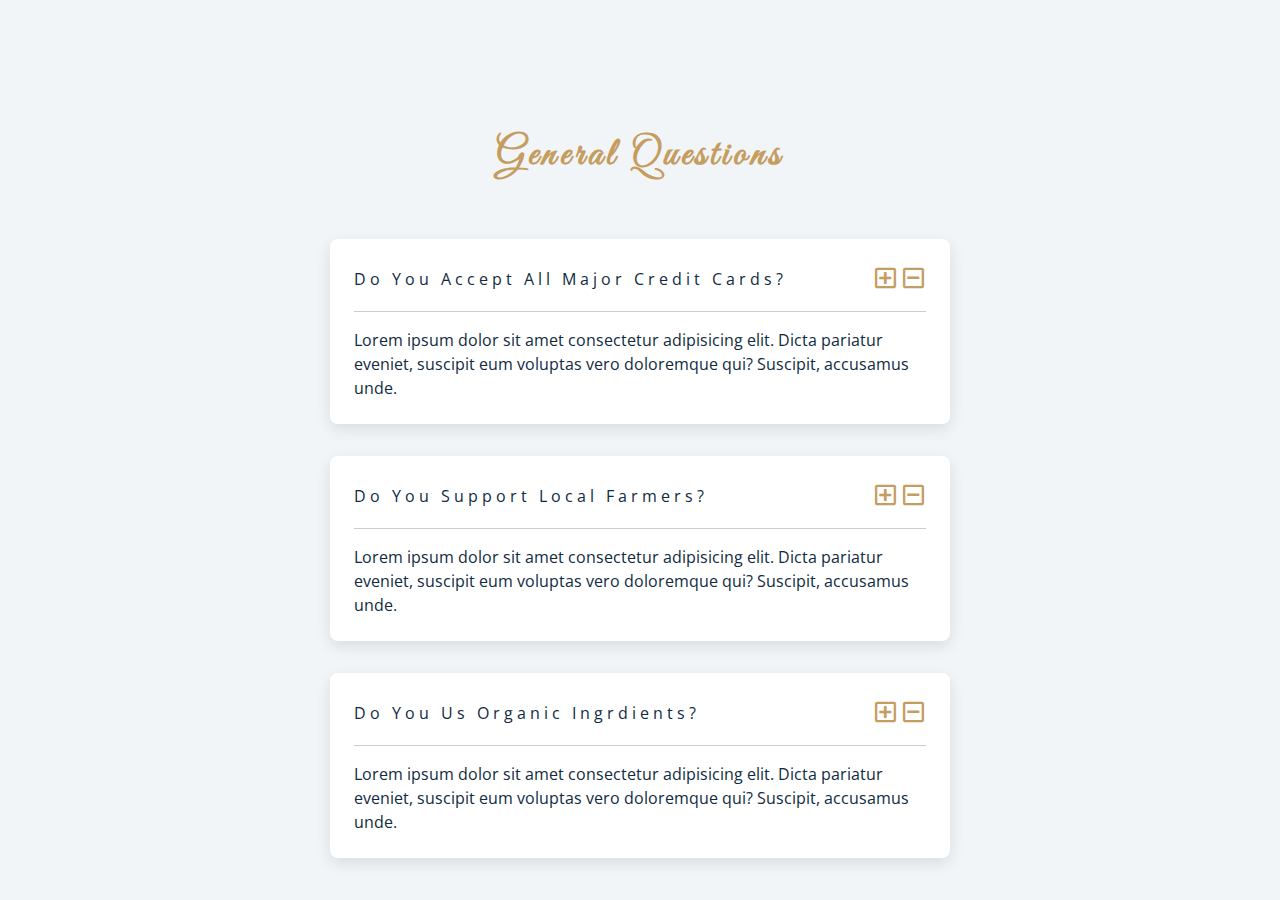
<file: 07-questions/setup/index.html>
<!DOCTYPE html>
<html lang="en">
  <head>
    <meta charset="UTF-8" />
    <meta name="viewport" content="width=device-width, initial-scale=1.0" />
    <title>Q & A</title>
    <!-- font-awesome -->
    <link
      rel="stylesheet"
      href="https://cdnjs.cloudflare.com/ajax/libs/font-awesome/5.14.0/css/all.min.css"
    />
    <!-- extra fonts -->
    <link
      href="https://fonts.googleapis.com/css?family=Great+Vibes&display=swap"
      rel="stylesheet"
    />
    <!-- styles -->
    <link rel="stylesheet" href="styles.css" />
  </head>
  <body>
    <section class="questions">
      <!-- title -->
      <div class="title">
        <h2>general questions</h2>
      </div>
      <!-- questions -->
      <div class="section-center">
        <!-- single question -->
        <article class="question">

          <!-- question title -->

         <div class="question-title">
            <p>do you accept all major credit cards?</p>
            <button class="question-btn" type="button">
              <span class="plus-icon">
                <i class="far fa-plus-square"></i>
              </span>
              <span class="minus-icon">
                <i class="far fa-minus-square"></i>
              </span>
            </button>  
         </div>

         <!-- question text -->
         <div class="question-text">
          Lorem ipsum dolor sit amet consectetur adipisicing elit. Dicta pariatur eveniet, 
          suscipit eum voluptas vero doloremque qui? Suscipit, accusamus unde.
         </div>
        </article>
        <!-- end single question -->

                <!-- single question -->
                <article class="question">

                  <!-- question title -->
        
                 <div class="question-title">
                    <p>do you support local farmers?</p>
                    <button class="question-btn" type="button">
                      <span class="plus-icon">
                        <i class="far fa-plus-square"></i>
                      </span>
                      <span class="minus-icon">
                        <i class="far fa-minus-square"></i>
                      </span>
                    </button>  
                 </div>
        
                 <!-- question text -->
                 <div class="question-text">
                  Lorem ipsum dolor sit amet consectetur adipisicing elit. Dicta pariatur eveniet, 
                  suscipit eum voluptas vero doloremque qui? Suscipit, accusamus unde.
                 </div>
                </article>
                <!-- end single question -->

                        <!-- single question -->
        <article class="question">

          <!-- question title -->

         <div class="question-title">
            <p>do you us organic ingrdients?</p>
            <button class="question-btn" type="button">
              <span class="plus-icon">
                <i class="far fa-plus-square"></i>
              </span>
              <span class="minus-icon">
                <i class="far fa-minus-square"></i>
              </span>
            </button>  
         </div>

         <!-- question text -->
         <div class="question-text">
          Lorem ipsum dolor sit amet consectetur adipisicing elit. Dicta pariatur eveniet, 
          suscipit eum voluptas vero doloremque qui? Suscipit, accusamus unde.
         </div>
        </article>
        <!-- end single question -->
      </div>
    </section>
    <!-- javascript -->
    <script src="app.js"></script>
  </body>
</html>
</file>
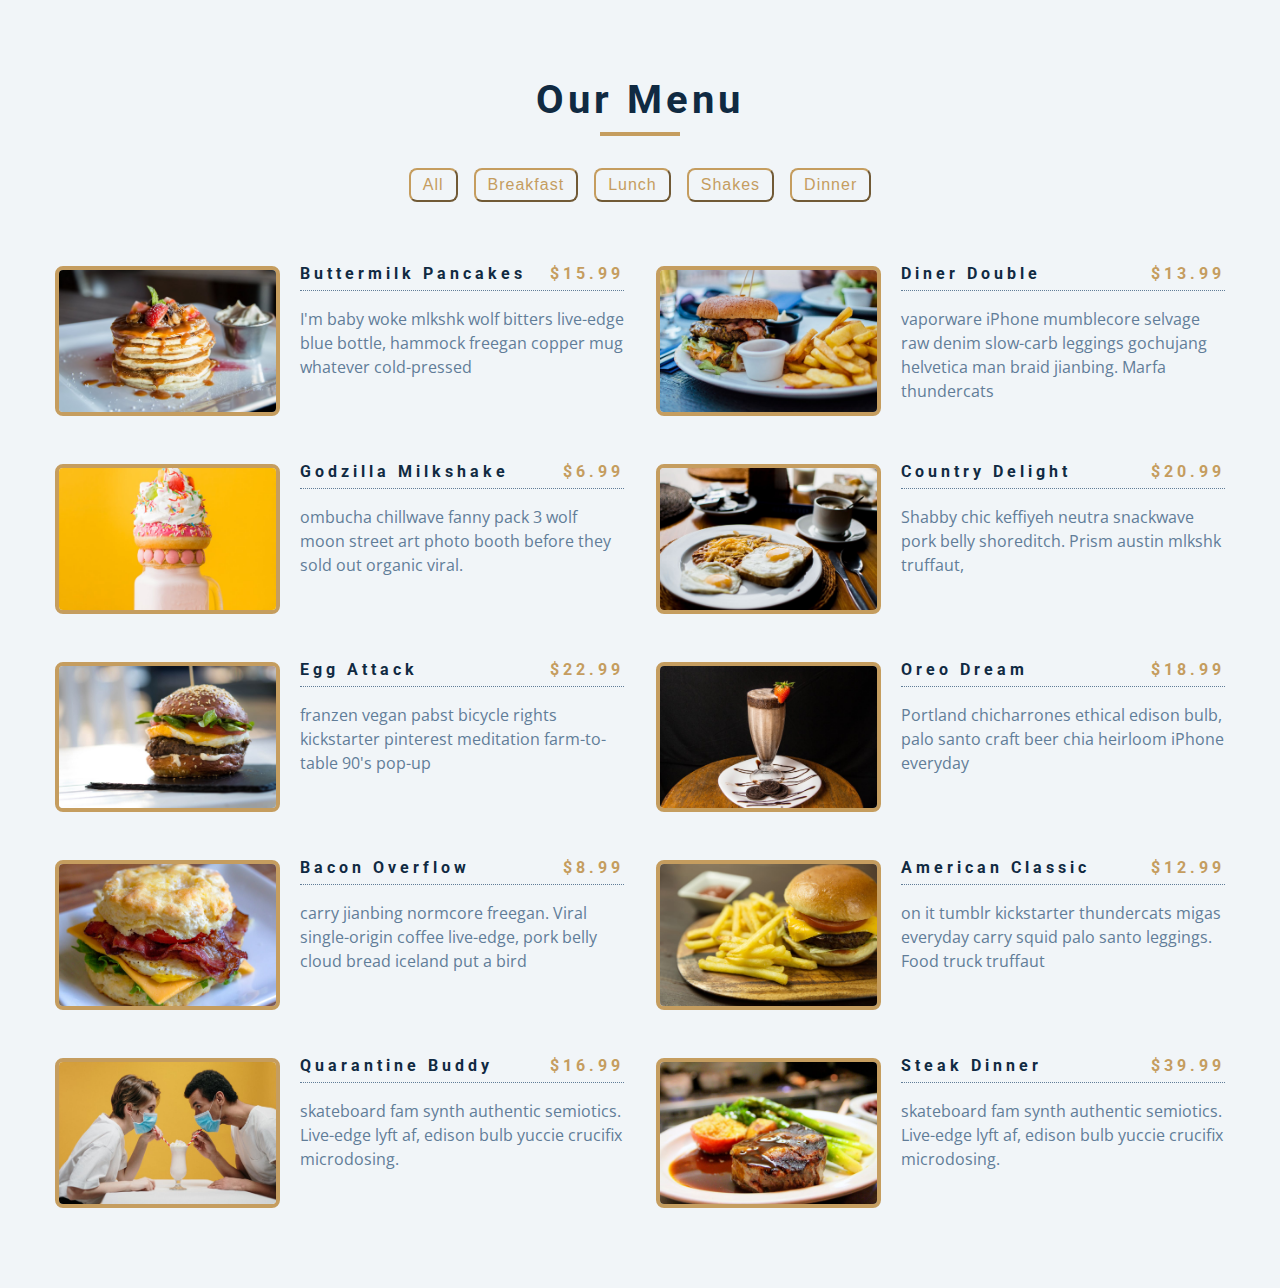
<file: 08-menu/setup/index.html>
<!DOCTYPE html>
<html lang="en">
  <head>
    <meta charset="UTF-8" />
    <meta name="viewport" content="width=device-width, initial-scale=1.0" />
    <title>Starter</title>
    <!-- font-awesome -->
    <link
      rel="stylesheet"
      href="https://cdnjs.cloudflare.com/ajax/libs/font-awesome/5.14.0/css/all.min.css"
    />
    <!-- styles -->
    <link rel="stylesheet" href="styles.css" />
  </head>
  <body>
    <section class="menu">
      <!-- title -->
      <div class="title">
        <h2>Our Menu</h2>
        <div class="underline"></div>
      </div>
      <!-- filter buttons -->
      <div class="btn-container">
        <!-- <button class="filter-btn" type="button" data-id="all">all</button>
        <button class="filter-btn" type="button" data-id="breakfast">breakfast</button>

        <button class="filter-btn" type="button" data-id="lunch">lunch</button>

        <button class="filter-btn" type="button" data-id="shakes">shakes</button> -->

      </div>
      <!-- menu items -->
      <div class="section-center">
        <!-- single item -->
        <!-- <article class="menu-item">
          <img src="menu-item.jpeg" alt="menu item" class="photo">
          <div class="item-info">
            
            <header>
              <h4>buttermilk pancakes</h4>
              <h4 class="price">$15</h4>
            </header>

            <p class="item-text">
              Lorem ipsum, dolor sit amet consectetur adipisicing elit. 
              Nulla temporibus quidem quae. 
              Vel nesciunt, porro earum ipsa velit ipsam dolores.
            </p>
          </div>
        </article> -->
        <!-- end of single item -->
      </div>
    </section>
    <!-- javascript -->
    <script src="app.js"></script>
  </body>
</html>
</file>
<file: 07-questions/setup/styles.css>
/*
=============== 
Fonts
===============
*/
@import url("https://fonts.googleapis.com/css?family=Open+Sans|Roboto:400,700&display=swap");

/*
=============== 
Variables
===============
*/

:root {
  /* dark shades of primary color*/
  --clr-primary-1: hsl(205, 86%, 17%);
  --clr-primary-2: hsl(205, 77%, 27%);
  --clr-primary-3: hsl(205, 72%, 37%);
  --clr-primary-4: hsl(205, 63%, 48%);
  /* primary/main color */
  --clr-primary-5: #49a6e9;
  /* lighter shades of primary color */
  --clr-primary-6: hsl(205, 89%, 70%);
  --clr-primary-7: hsl(205, 90%, 76%);
  --clr-primary-8: hsl(205, 86%, 81%);
  --clr-primary-9: hsl(205, 90%, 88%);
  --clr-primary-10: hsl(205, 100%, 96%);
  /* darkest grey - used for headings */
  --clr-grey-1: hsl(209, 61%, 16%);
  --clr-grey-2: hsl(211, 39%, 23%);
  --clr-grey-3: hsl(209, 34%, 30%);
  --clr-grey-4: hsl(209, 28%, 39%);
  /* grey used for paragraphs */
  --clr-grey-5: hsl(210, 22%, 49%);
  --clr-grey-6: hsl(209, 23%, 60%);
  --clr-grey-7: hsl(211, 27%, 70%);
  --clr-grey-8: hsl(210, 31%, 80%);
  --clr-grey-9: hsl(212, 33%, 89%);
  --clr-grey-10: hsl(210, 36%, 96%);
  --clr-white: #fff;
  --clr-red-dark: hsl(360, 67%, 44%);
  --clr-red-light: hsl(360, 71%, 66%);
  --clr-green-dark: hsl(125, 67%, 44%);
  --clr-green-light: hsl(125, 71%, 66%);
  --clr-gold: #c59d5f;
  --clr-black: #222;
  --ff-primary: "Roboto", sans-serif;
  --ff-secondary: "Open Sans", sans-serif;
  --transition: all 0.3s linear;
  --spacing: 0.25rem;
  --radius: 0.5rem;
  --light-shadow: 0 5px 15px rgba(0, 0, 0, 0.1);
  --dark-shadow: 0 5px 15px rgba(0, 0, 0, 0.2);
  --max-width: 1170px;
  --fixed-width: 620px;
}
/*
=============== 
Global Styles
===============
*/

*,
::after,
::before {
  margin: 0;
  padding: 0;
  box-sizing: border-box;
}
body {
  font-family: var(--ff-secondary);
  background: var(--clr-grey-10);
  color: var(--clr-grey-1);
  line-height: 1.5;
  font-size: 0.875rem;
}
ul {
  list-style-type: none;
}
a {
  text-decoration: none;
}
img:not(.logo) {
  width: 100%;
}
img {
  display: block;
}

h1,
h2,
h3,
h4 {
  letter-spacing: var(--spacing);
  text-transform: capitalize;
  line-height: 1.25;
  margin-bottom: 0.75rem;
  font-family: var(--ff-primary);
}
h1 {
  font-size: 3rem;
}
h2 {
  font-size: 2rem;
}
h3 {
  font-size: 1.25rem;
}
h4 {
  font-size: 0.875rem;
}
p {
  margin-bottom: 1.25rem;
  color: var(--clr-grey-5);
}
@media screen and (min-width: 800px) {
  h1 {
    font-size: 4rem;
  }
  h2 {
    font-size: 2.5rem;
  }
  h3 {
    font-size: 1.75rem;
  }
  h4 {
    font-size: 1rem;
  }
  body {
    font-size: 1rem;
  }
  h1,
  h2,
  h3,
  h4 {
    line-height: 1;
  }
}
/*  global classes */

.btn {
  text-transform: uppercase;
  background: transparent;
  color: var(--clr-black);
  padding: 0.375rem 0.75rem;
  letter-spacing: var(--spacing);
  display: inline-block;
  transition: var(--transition);
  font-size: 0.875rem;
  border: 2px solid var(--clr-black);
  cursor: pointer;
  box-shadow: 0 1px 3px rgba(0, 0, 0, 0.2);
  border-radius: var(--radius);
}
.btn:hover {
  color: var(--clr-white);
  background: var(--clr-black);
}
/* section */
.section {
  padding: 5rem 0;
}

.section-center {
  width: 90vw;
  margin: 0 auto;
  max-width: 1170px;
}
@media screen and (min-width: 992px) {
  .section-center {
    width: 95vw;
  }
}
main {
  min-height: 100vh;
  display: grid;
  place-items: center;
}
/*
=============== 
Questions
===============
*/
.title {
  margin-top: 15vh;
  margin-bottom: 4rem;
}
.title h2 {
  color: var(--clr-gold);
  font-family: "Great Vibes", cursive;
  text-align: center;
}
.section-center {
  max-width: var(--fixed-width);
}
.question {
  background: var(--clr-white);
  border-radius: var(--radius);
  box-shadow: var(--light-shadow);
  padding: 1.5rem 1.5rem 0 1.5rem;
  margin-bottom: 2rem;
}
.question-title {
  display: flex;
  justify-content: space-between;
  align-items: center;
  text-transform: capitalize;
  padding-bottom: 1rem;
}
.question-title p {
  margin-bottom: 0;
  letter-spacing: var(--spacing);
  color: var(--clr-grey-1);
}
.question-btn {
  font-size: 1.5rem;
  background: transparent;
  border-color: transparent;
  cursor: pointer;
  color: var(--clr-gold);
  transition: var(--transition);
}
.question-btn:hover {
  transform: rotate(90deg);
}
.question-text {
  padding: 1rem 0 1.5rem 0;
  border-top: 1px solid rgba(0, 0, 0, 0.2);
}
.question-text p {
  margin-bottom: 0;
}
/* hide text */
/* .question-text {
  display: none;
}
.show-text .question-text {
  display: block;
}
.minus-icon {
  display: none;
}
.show-text .minus-icon {
  display: inline;
}
.show-text .plus-icon {
  display: none;
} */
</file>
<file: 08-menu/setup/styles.css>
/*
=============== 
Fonts
===============
*/
@import url("https://fonts.googleapis.com/css?family=Open+Sans|Roboto:400,700&display=swap");

/*
=============== 
Variables
===============
*/

:root {
  /* dark shades of primary color*/
  --clr-primary-1: hsl(205, 86%, 17%);
  --clr-primary-2: hsl(205, 77%, 27%);
  --clr-primary-3: hsl(205, 72%, 37%);
  --clr-primary-4: hsl(205, 63%, 48%);
  /* primary/main color */
  --clr-primary-5: #49a6e9;
  /* lighter shades of primary color */
  --clr-primary-6: hsl(205, 89%, 70%);
  --clr-primary-7: hsl(205, 90%, 76%);
  --clr-primary-8: hsl(205, 86%, 81%);
  --clr-primary-9: hsl(205, 90%, 88%);
  --clr-primary-10: hsl(205, 100%, 96%);
  /* darkest grey - used for headings */
  --clr-grey-1: hsl(209, 61%, 16%);
  --clr-grey-2: hsl(211, 39%, 23%);
  --clr-grey-3: hsl(209, 34%, 30%);
  --clr-grey-4: hsl(209, 28%, 39%);
  /* grey used for paragraphs */
  --clr-grey-5: hsl(210, 22%, 49%);
  --clr-grey-6: hsl(209, 23%, 60%);
  --clr-grey-7: hsl(211, 27%, 70%);
  --clr-grey-8: hsl(210, 31%, 80%);
  --clr-grey-9: hsl(212, 33%, 89%);
  --clr-grey-10: hsl(210, 36%, 96%);
  --clr-white: #fff;
  --clr-red-dark: hsl(360, 67%, 44%);
  --clr-red-light: hsl(360, 71%, 66%);
  --clr-green-dark: hsl(125, 67%, 44%);
  --clr-green-light: hsl(125, 71%, 66%);
  --clr-gold: #c59d5f;
  --clr-black: #222;
  --ff-primary: "Roboto", sans-serif;
  --ff-secondary: "Open Sans", sans-serif;
  --transition: all 0.3s linear;
  --spacing: 0.25rem;
  --radius: 0.5rem;
  --light-shadow: 0 5px 15px rgba(0, 0, 0, 0.1);
  --dark-shadow: 0 5px 15px rgba(0, 0, 0, 0.2);
  --max-width: 1170px;
  --fixed-width: 620px;
}
/*
=============== 
Global Styles
===============
*/

*,
::after,
::before {
  margin: 0;
  padding: 0;
  box-sizing: border-box;
}
body {
  font-family: var(--ff-secondary);
  background: var(--clr-grey-10);
  color: var(--clr-grey-1);
  line-height: 1.5;
  font-size: 0.875rem;
}
ul {
  list-style-type: none;
}
a {
  text-decoration: none;
}
img:not(.logo) {
  width: 100%;
}
img {
  display: block;
}

h1,
h2,
h3,
h4 {
  letter-spacing: var(--spacing);
  text-transform: capitalize;
  line-height: 1.25;
  margin-bottom: 0.75rem;
  font-family: var(--ff-primary);
}
h1 {
  font-size: 3rem;
}
h2 {
  font-size: 2rem;
}
h3 {
  font-size: 1.25rem;
}
h4 {
  font-size: 0.875rem;
}
p {
  margin-bottom: 1.25rem;
  color: var(--clr-grey-5);
}
@media screen and (min-width: 800px) {
  h1 {
    font-size: 4rem;
  }
  h2 {
    font-size: 2.5rem;
  }
  h3 {
    font-size: 1.75rem;
  }
  h4 {
    font-size: 1rem;
  }
  body {
    font-size: 1rem;
  }
  h1,
  h2,
  h3,
  h4 {
    line-height: 1;
  }
}
/*  global classes */

.btn {
  text-transform: uppercase;
  background: transparent;
  color: var(--clr-black);
  padding: 0.375rem 0.75rem;
  letter-spacing: var(--spacing);
  display: inline-block;
  transition: var(--transition);
  font-size: 0.875rem;
  border: 2px solid var(--clr-black);
  cursor: pointer;
  box-shadow: 0 1px 3px rgba(0, 0, 0, 0.2);
  border-radius: var(--radius);
}
.btn:hover {
  color: var(--clr-white);
  background: var(--clr-black);
}
/* section */
.section {
  padding: 5rem 0;
}

main {
  min-height: 100vh;
  display: grid;
  place-items: center;
}
/*
=============== 
Menu
===============
*/

.menu {
  padding: 5rem 0;
}
.title {
  text-align: center;
  margin-bottom: 2rem;
}
.underline {
  width: 5rem;
  height: 0.25rem;
  background: var(--clr-gold);
  margin-left: auto;
  margin-right: auto;
}
.btn-container {
  margin-bottom: 4rem;
  display: flex;
  justify-content: center;
}
.filter-btn {
  background: transparent;
  border-color: var(--clr-gold);
  font-size: 1rem;
  text-transform: capitalize;
  margin: 0 0.5rem;
  letter-spacing: 1px;
  border-radius: var(--radius);
  padding: 0.375rem 0.75rem;
  color: var(--clr-gold);
  cursor: pointer;
  transition: var(--transition);
  
}
.filter-btn:hover {
  background: var(--clr-gold);
  color: var(--clr-white);
}
.section-center {
  width: 90vw;
  margin: 0 auto;
  max-width: 1170px;
  display: grid;
  gap: 3rem 2rem;
  justify-items: center;
}
.menu-item {
  display: grid;
  gap: 1rem 2rem;
  max-width: 25rem;
}
.photo {
  object-fit: cover;
  height: 200px;
  border: 0.25rem solid var(--clr-gold);
  border-radius: var(--radius);
}
.item-info header {
  display: flex;
  justify-content: space-between;
  border-bottom: 0.5px dotted var(--clr-grey-5);
}
.item-info h4 {
  margin-bottom: 0.5rem;
}
.price {
  color: var(--clr-gold);
}
.item-text {
  margin-bottom: 0;
  padding-top: 1rem;
}

@media screen and (min-width: 768px) {
  .menu-item {
    grid-template-columns: 225px 1fr;
    gap: 0 1.25rem;
    max-width: 40rem;
  }
  .photo {
    height: 175px;
  }
}
@media screen and (min-width: 1200px) {
  .section-center {
    width: 95vw;
    grid-template-columns: 1fr 1fr;
  }
  .photo {
    height: 150px;
  }
}
</file>
